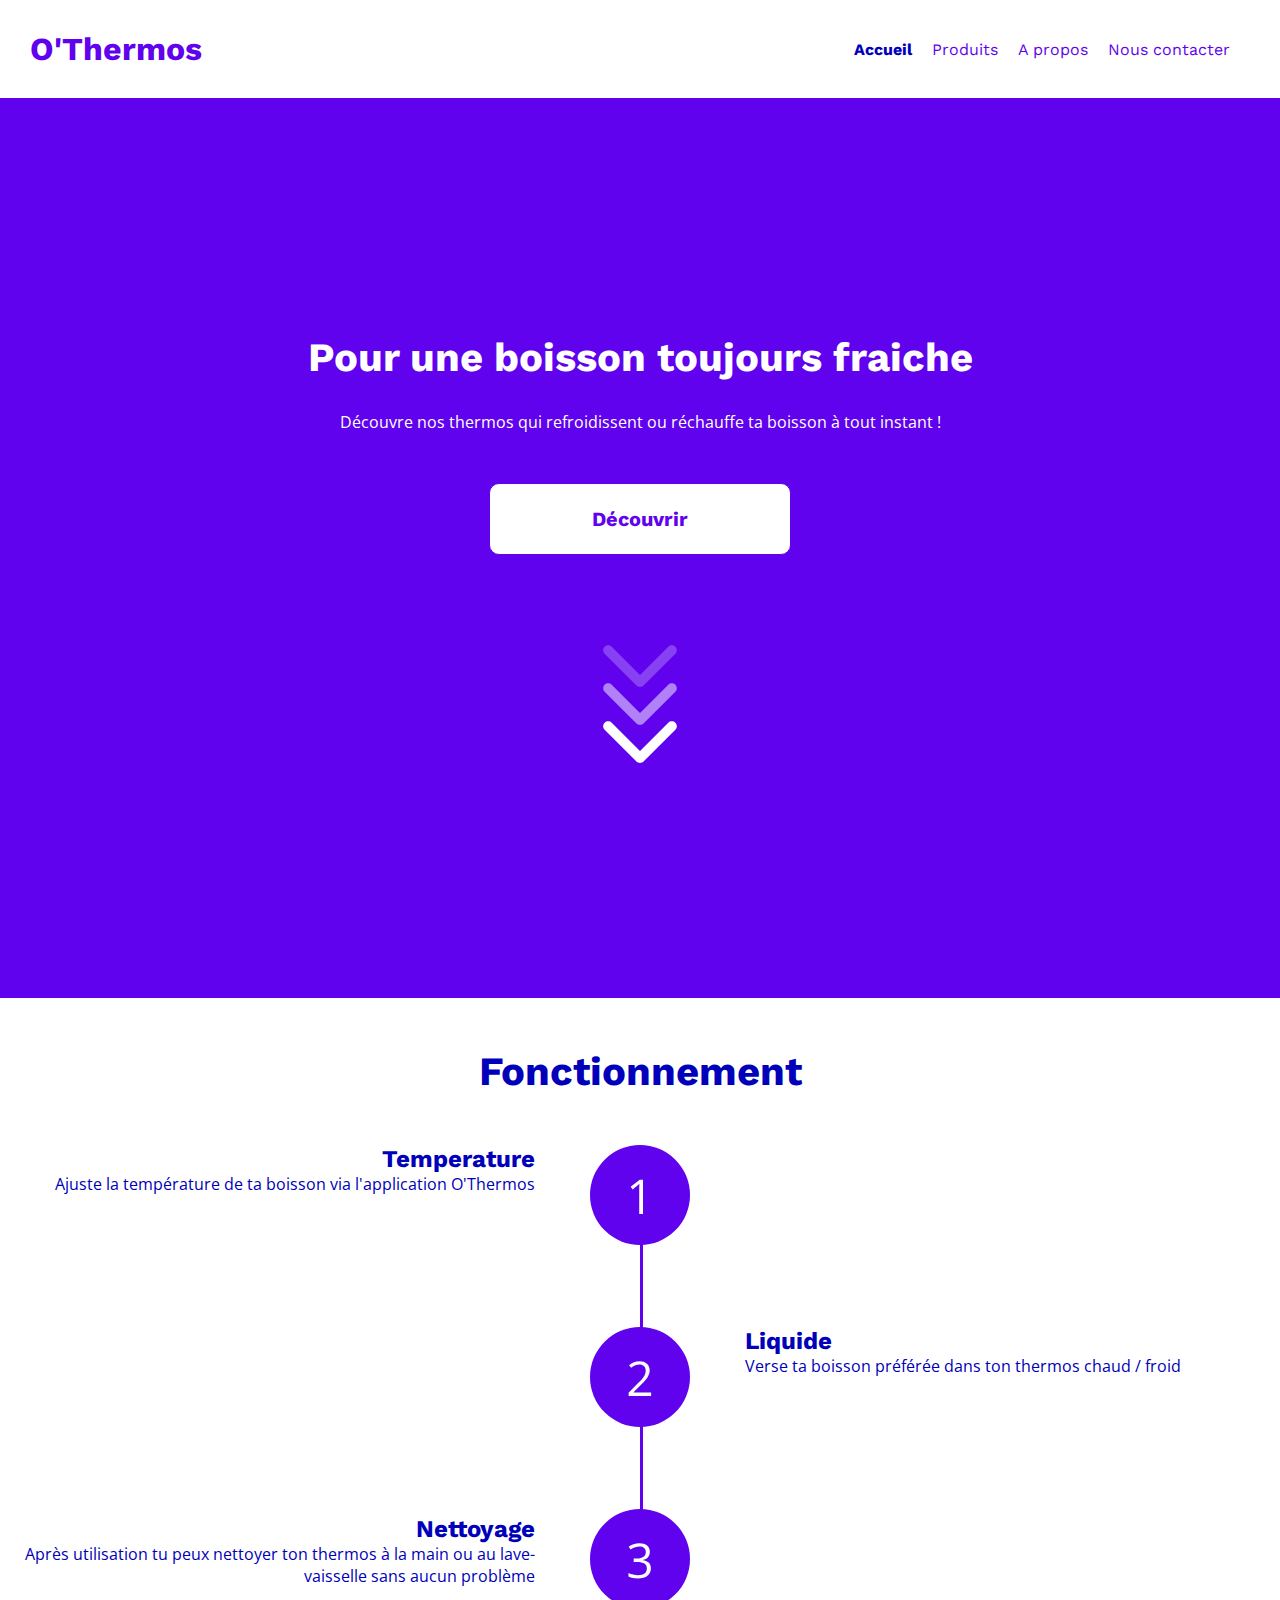
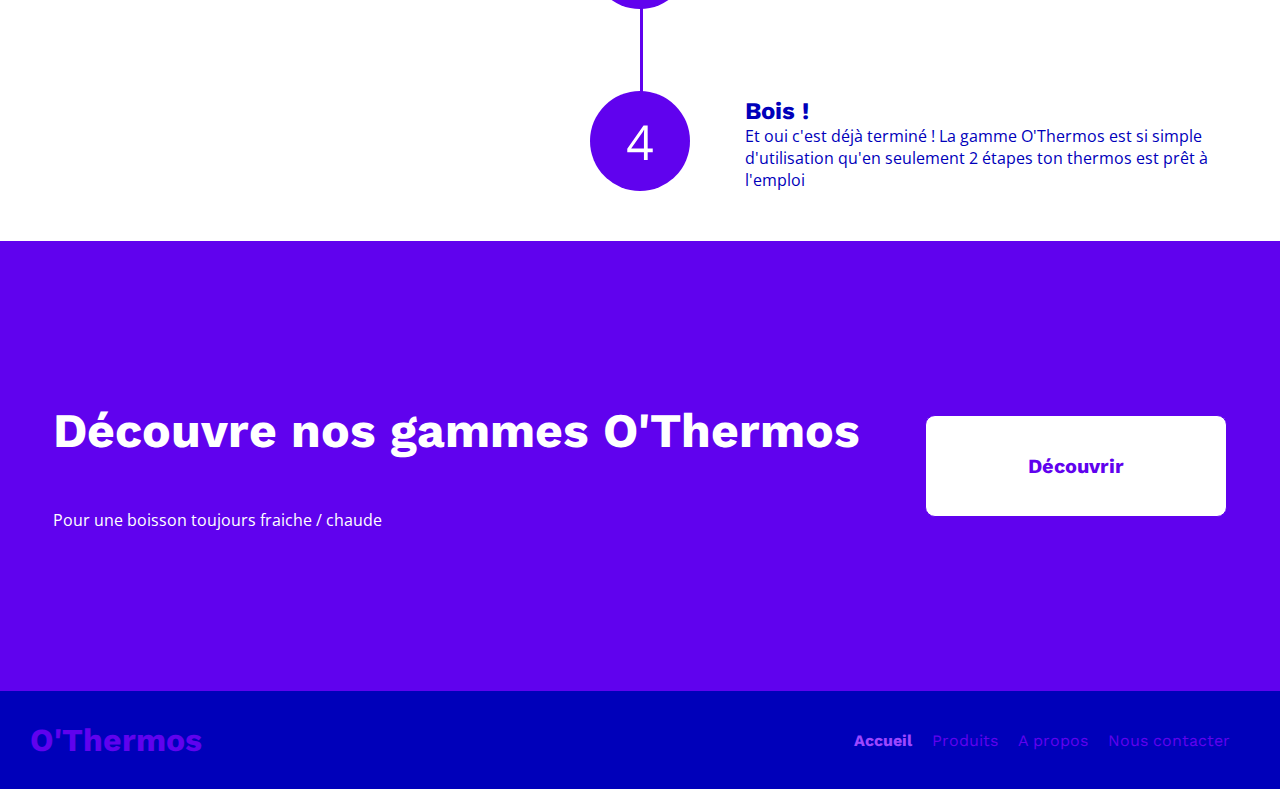
<file: index.html>
<!DOCTYPE html>
<html lang="fr">

<head>
    <meta charset="UTF-8">
    <meta name="viewport" content="width=device-width, initial-scale=1.0">
    <title>Accueil</title>
    <link rel="stylesheet" href="CSS/index_style.css">
</head>

<body>
    <header class="header">
        <a href="index.html">
            <h1 class="header_title">O'Thermos</h1>
        </a>
        <nav class="header_nav">
            <a href="#" class="header_nav_link this_page">Accueil</a>
            <a href="HTML/produit.html" class="header_nav_link">Produits</a>
            <a href="HTML/aPropos.html" class="header_nav_link">A propos</a>
            <a href="HTML/contact.html" class="header_nav_link">Nous contacter</a>
        </nav>
        <button class="header_nav_panier" id="button"><img class="burger_btn" src="icon/burger_button.svg"alt=""></button>
    </header>
    <!--Sidebar DEBUT-->
    <div class="none" id="overlay"></div>
    <div class="none" id="sidebar">
        <div class="sidebar_block">
            <h1>O'Thermos</h1>
        </div>
        <a href="#" class="header_nav_link_phone this_page">Accueil</a>
        <a href="HTML/produit.html" class="header_nav_link_phone">Produits</a>
        <a href="HTML/aPropos.html" class="header_nav_link_phone">A propos</a>
        <a href="HTML/contact.html" class="header_nav_link_phone">Nous contacter</a>
    </div>
    <!--Sidebar FIN-->
    <section class="hero">
        <h1 class="hero_title">Pour une boisson toujours fraiche</h1>
        <p class="hero_cta">Découvre nos thermos qui refroidissent ou réchauffe ta boisson à tout instant !</p>
        <a class="hero_button" href="HTML/produit.html">Découvrir</a>
        <img src="icon/arrow.svg" class="hero_arrow" alt="Flèche d'indication de scroll vers le bas">
    </section>
    <section class="fontionnement">
        <h1 class="ftm_title">Fonctionnement</h1>
        <div class="ftm_list">
            <div class="ftm_list_left">
                <div class="ftm_list_left_ctn">
                    <h2 class="ftm_list_title">Temperature</h2>
                    <p class="ftm_list_txt">Ajuste la température de ta boisson via l'application O'Thermos</p>
                </div>
                <div class="ftm_list_left_ctn" id="ftmListLeftSchild">
                    <h2 class="ftm_list_title">Nettoyage</h2>
                    <p class="ftm_list_txt">Après utilisation tu peux nettoyer ton thermos à la main ou au
                        lave-vaisselle sans aucun problème</p>
                </div>
            </div>
            <img src="icon/list.svg" class="ftm_list_icon" alt="Liste du fonctionnement de la gamme O'Thermos">
            <div class="ftm_list_right">
                <div class="ftm_list_right_ctn">
                    <h2 class="ftm_list_title">Liquide</h2>
                    <p class="ftm_list_txt">Verse ta boisson préférée dans ton thermos chaud / froid</p>
                </div>
                <div class="ftm_list_right_ctn" id="ftmListRightSchild">
                    <h2 class="ftm_list_title">Bois !</h2>
                    <p class="ftm_list_txt">Et oui c'est déjà terminé ! La gamme O'Thermos est si simple d'utilisation
                        qu'en seulement 2 étapes ton thermos est prêt à l'emploi</p>
                </div>
            </div>
        </div>
        <div class="ftm_list_phone">
            <div class="ftm_list_phone_grp">
                <h2 class="ftm_list_title">Temperature</h2>
                <p class="ftm_list_txt">Ajuste la température de ta boisson via l'application O'Thermos</p>
            </div>
            <div class="ftm_list_phone_grp">
                <h2 class="ftm_list_title">Liquide</h2>
                <p class="ftm_list_txt">Verse ta boisson préférée dans ton thermos chaud / froid</p>
            </div>
            <div class="ftm_list_phone_grp">
                <h2 class="ftm_list_title">Nettoyage</h2>
                <p class="ftm_list_txt">Après utilisation tu peux nettoyer ton thermos à la main ou au
                    lave-vaisselle sans aucun problème</p>
            </div>

            <div class="ftm_list_phone_grp">
                <h2 class="ftm_list_title">Bois !</h2>
                <p class="ftm_list_txt">Et oui c'est déjà terminé ! La gamme O'Thermos est si simple d'utilisation
                    qu'en seulement 2 étapes ton thermos est prêt à l'emploi</p>
            </div>
        </div>
    </section>
    <section class="decouvre">
        <div class="decouvre_txt">
            <h1 class="decouvre_title">Découvre nos gammes O'Thermos</h1>
            <p class="decouvre_cta">Pour une boisson toujours fraiche / chaude</p>
        </div>
        <a href="HTML/produit.html" class="decouvre_btn">Découvrir</a>
    </section>
    <footer class="footer">
        <h1 class="footer_title">O'Thermos</h1>
        <nav class="footer_nav">
            <a href="#" class="footer_nav_link this_page_footer">Accueil</a>
            <a href="HTML/produit.html" class="footer_nav_link">Produits</a>
            <a href="HTML/aPropos.html" class="footer_nav_link">A propos</a>
            <a href="HTML/contact.html" class="footer_nav_link">Nous contacter</a>
        </nav>
    </footer>
    <script src="JS/header_sidebar.js"></script>
</body>

</html>
</file>
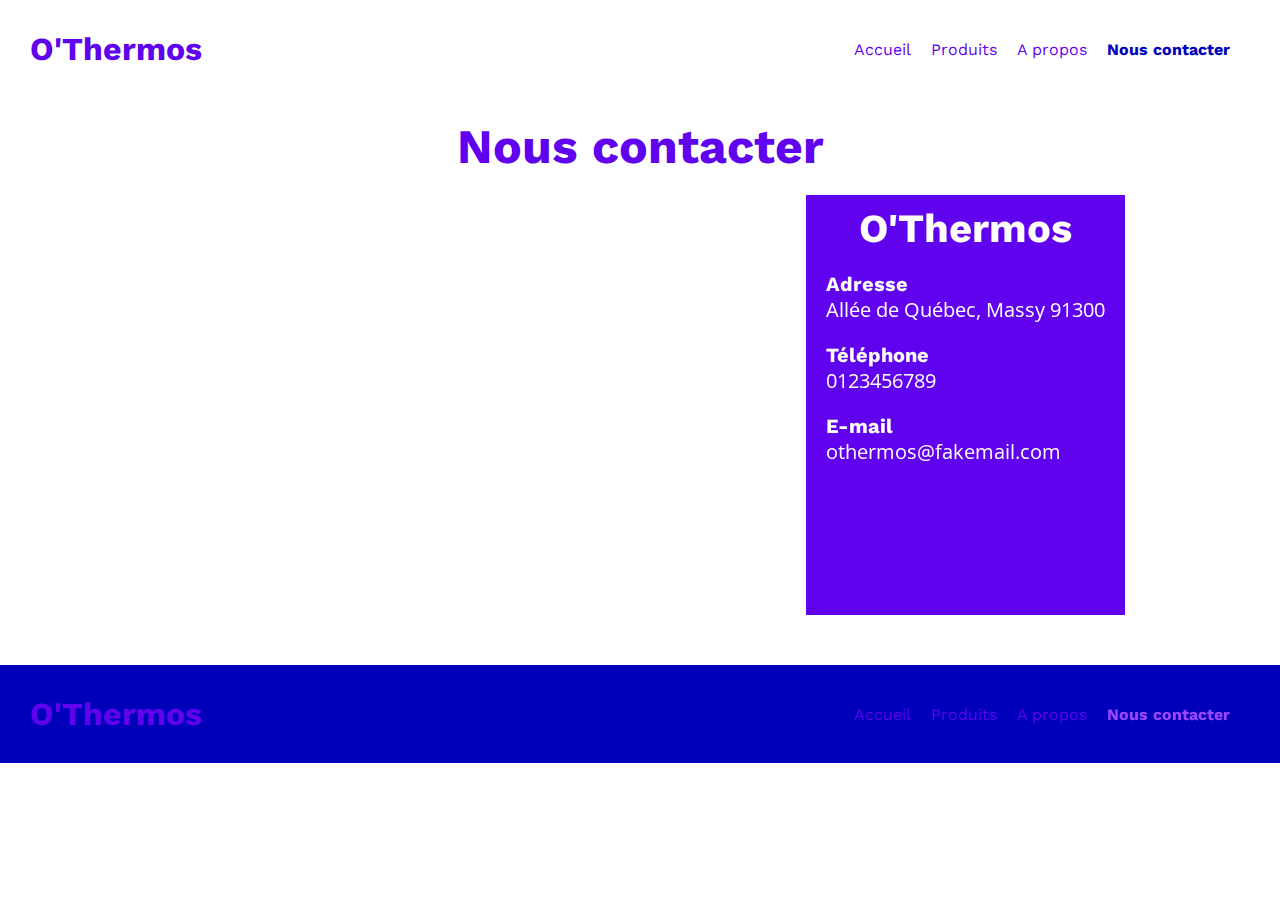
<file: HTML/contact.html>
<!DOCTYPE html>
<html lang="fr">

<head>
    <meta charset="UTF-8">
    <meta name="viewport" content="width=device-width, initial-scale=1.0">
    <title>Nous contacter</title>
    <link rel="stylesheet" href="../CSS/contact_style.css">
</head>

<body>
    <header class="header">
        <a href="../index.html">
            <h1 class="header_title">O'Thermos</h1>
        </a>
        <nav class="header_nav">
            <a href="../index.html" class="header_nav_link">Accueil</a>
            <a href="produit.html" class="header_nav_link">Produits</a>
            <a href="aPropos.html" class="header_nav_link">A propos</a>
            <a href="#" class="header_nav_link this_page">Nous contacter</a>
        </nav>
        <button class="header_nav_panier" id="button"><img class="burger_btn" src="../icon/burger_button.svg"alt=""></button>
    </header>
    <!--Sidebar DEBUT-->
    <div class="none" id="overlay"></div>
    <div class="none" id="sidebar">
        <div class="sidebar_block">
            <h1>O'Thermos</h1>
        </div>
        <a href="../index.html" class="header_nav_link_phone">Accueil</a>
        <a href="produit.html" class="header_nav_link_phone">Produits</a>
        <a href="aPropos.html" class="header_nav_link_phone">A propos</a>
        <a href="#" class="header_nav_link_phone this_page">Nous contacter</a>
    </div>
    <!--Sidebar FIN-->
    <section class="contact">
        <h1 class="contact_title">Nous contacter</h1>
        <div class="contact_grp">
            <iframe
                src="https://www.google.com/maps/embed?pb=!1m18!1m12!1m3!1d2631.701936864498!2d2.281489115669846!3d48.730286779275204!2m3!1f0!2f0!3f0!3m2!1i1024!2i768!4f13.1!3m3!1m2!1s0x47e67799602a3a67%3A0xf1312c22a3eab4e4!2sAll%C3%A9e%20de%20Qu%C3%A9bec%2C%2091300%20Massy!5e0!3m2!1sfr!2sfr!4v1601898979301!5m2!1sfr!2sfr"
                width="600" height="400" frameborder="0" style="border:0;" allowfullscreen="" aria-hidden="false"
                tabindex="0" class="carte"></iframe>
            
            <div class="coordoner">
                <h1 class="coordoner_title">O'Thermos</h1>
                <h2 class="coordoner_subtitle">Adresse</h2>
                <p class="coordoner_txt">Allée de Québec, Massy 91300</p>
                <h2 class="coordoner_subtitle">Téléphone</h2>
                <p class="coordoner_txt">0123456789</p>
                <h2 class="coordoner_subtitle">E-mail</h2>
                <p class="coordoner_txt">othermos@fakemail.com</p>
            </div>
        </div>
    </section>
    <footer class="footer">
        <h1 class="footer_title">O'Thermos</h1>
        <nav class="footer_nav">
            <a href="../index.html" class="footer_nav_link ">Accueil</a>
            <a href="produit.html" class="footer_nav_link">Produits</a>
            <a href="aPropos.html" class="footer_nav_link">A propos</a>
            <a href="#" class="footer_nav_link this_page_footer">Nous contacter</a>
        </nav>
    </footer>
    <script src="../JS/header_sidebar.js"></script>
</body>

</html>
</file>
<file: CSS/index_style.css>
@import url('https://fonts.googleapis.com/css2?family=Open+Sans:wght@400;700&family=Work+Sans:wght@400;700&display=swap');

/*
font-family: 'Open Sans', sans-serif;
font-family: 'Work Sans', sans-serif;
*/
* {
    margin: 0;
    padding: 0;
}

body {
    scroll-behavior: smooth;
}

a {
    text-decoration: none;
}

/*_-_-_-_-_-_HEADER_-_-_-_-_-_*/
.header {
    display: flex;
    align-items: center;
    justify-content: space-between;
    padding: 30px;
    width: auto;
    height: auto;
}

.header_nav {
    display: flex;
    align-items: center;
    justify-content: space-around;
    width: auto;
}

.header_title {
    font-family: 'Work Sans', sans-serif;
    font-weight: bold;
    color: #6002EE;
    cursor: pointer;
    transition: 0.5s;

}

.header_title:hover {
    -webkit-text-stroke: 1px #6002EE;
    color: white;

}

.header_nav_link {
    margin-right: 20px;
    text-decoration: none;
    color: #6002EE;
    font-family: 'Work Sans', sans-serif;
    transition: 0.5s;
}

.sidebar_block {
    width: 100%;
    height: 115px;
    background-color: #6002EE;
    margin-bottom: 20px;
    display: flex;
    align-items: center;
    justify-content: center;
}

.sidebar_block:first-child {
    font-family: 'Work Sans', sans-serif;
    font-weight: bold;
    color: white;
    text-align: center;
}

.header_nav_link_phone {
    margin-right: 20px;
    text-decoration: none;
    text-align: center;
    height: 30px;
    margin-bottom: 20px;
    color: #6002EE;
    font-family: 'Work Sans', sans-serif;
    transition: 0.5s;
}

.this_page {
    font-weight: bold;
    color: #0000BA;
}

.header_nav_panier {
    background-color: #6002EE;
    color: white;
    border-radius: 100px;
    padding: 5px 10px;
    border: none;
    height: auto;
    width: auto;
    display: flex;
    align-items: center;
    justify-content: space-between;
    cursor: pointer;
    transition: .4s;
    display: none;

}

.header_nav_panier:hover {
    border-radius: 10px;

}

.header_nav_panier_prix {
    font-family: 'Work Sans', sans-serif;
    font-weight: bold;
    color: white;

}

.header_nav_link:hover {
    font-weight: bold;
    color: #0000BA;
    margin-right: 19px;

}

.header_nav_link_phone:hover {
    font-weight: bold;
    color: #0000BA;
    margin-right: 19px;

}
/*_-_-_-_-_-_SIDEBAR_-_-_-_-_-_*/
#overlay {
    position: fixed;
    top: 0;
    left: 0;
    z-index: 10;
    width: 100%;
    height: 100%;
    background-color: rgba(0, 0, 0, 0.4);
    transition: .5s ease-out;


}

#sidebar {
    z-index: 20;
    position: fixed;
    background-color: white;
    height: 100%;
    width: 50%;
    top: 0;
    right: 0;
    transition: .5s;
    display: flex;
    flex-direction: column;
}

.none {
    transform: translateX(100%);
    opacity: 0;
}

/*_-_-_-_-_-_HERO_-_-_-_-_-_*/

.hero {
    background-color: #6002EE;
    width: auto;
    height: 100vh;
    display: flex;
    flex-direction: column;
    align-items: center;
    justify-content: center;
    padding: 0 20px;
}

.hero_title {
    color: white;
    font-family: 'Work Sans', sans-serif;
    font-weight: bold;
    font-size: 40px;
    margin-bottom: 30px;
    text-align: center;
}

.hero_cta {
    color: white;
    font-family: 'Open Sans', sans-serif;
    margin-bottom: 50px;
    text-align: center;
}

.hero_button {
    background-color: white;
    display: flex;
    align-items: center;
    justify-content: center;
    border-radius: 10px;
    border: solid 1px #6002EE;
    color: #6002EE;
    width: 300px;
    height: 70px;
    margin-bottom: 90px;
    font-family: 'Work Sans', sans-serif;
    font-weight: bold;
    font-size: 20px;
    transition: 0.5s;
    outline: none;

}

.hero_arrow {
    animation-duration: 2s;
    animation-name: clignoter;
    animation-iteration-count: infinite;
    transition: none;
}

@keyframes clignoter {
    0% {
        opacity: 1;
    }

    40% {
        opacity: 0;
    }

    100% {
        opacity: 1;
    }
}

.hero_button:hover {
    background-color: #6002EE;
    border: solid 1px white;
    color: white;
}

/*_-_-_-_-_-_FONCTIONNEMENT_-_-_-_-_-_*/

.ftm_title {
    width: auto;
    text-align: center;
    margin: 50px;
    font-family: 'Work Sans', sans-serif;
    font-weight: bold;
    color: #0000BA;
    font-size: 40px;
}

.ftm_list {
    display: flex;
    flex-direction: row;
    width: auto;
    justify-content: space-around;
}

.ftm_list_left_ctn {
    text-align: end;
    margin-bottom: 320px;
}


.ftm_list_left {
    width: 40%;
    height: 646px;
    margin-right: 10px;
}

#ftmListLeftSchild {
    margin-bottom: 0px;

}

.ftm_list_right_ctn {
    text-align: start;
    margin-top: 182px;
}


.ftm_list_right {
    width: 40%;
    height: 646px;
    margin-left: 10px;
    display: flex;
    flex-direction: column;
    align-items: flex-start;
    justify-content: end;
}

#ftmListRightSchild {
    margin-top: 320px;

}

.ftm_list_icon {
    width: auto;
}

.ftm_list_title {
    font-family: 'Work Sans', sans-serif;
    font-weight: bold;
    color: #0000BA;
}

.ftm_list_txt {
    font-family: 'Open Sans', sans-serif;
    color: #0000BA;
}

.ftm_list_phone {
    display: none;
    padding: 0 20px;
}

.ftm_list_phone_grp {
    margin-bottom: 20px;
}

/*_-_-_-_-_-_DECOUVRE_-_-_-_-_-_*/

.decouvre {
    padding: 0 20px;
    height: 50vh;
    width: auto;
    background-color: #6002EE;
    margin-top: 50px;
    display: flex;
    align-items: center;
    justify-content: space-around;
}

.decouvre_title {
    color: white;
    font-family: 'Work Sans', sans-serif;
    font-weight: bold;
    font-size: 48px;
    margin-bottom: 50px;
    text-align: center;
}

.decouvre_cta {
    font-family: 'Open Sans', sans-serif;
    color: white;
}

.decouvre_btn {
    width: 300px;
    height: 100px;
    border-radius: 10px;
    border: none;
    font-family: 'Work Sans', sans-serif;
    font-weight: bold;
    font-size: 20px;
    color: #6002EE;
    transition: 0.5s;
    display: flex;
    align-items: center;
    justify-content: center;
    background-color: white;
    border: solid 1px #6002EE;
    outline: none;

}

.decouvre_btn:hover {
    background-color: #6002EE;
    border: solid 1px white;
    color: white;
}

/*_-_-_-_-_-_FOOTER_-_-_-_-_-_*/
.footer {
    display: flex;
    align-items: center;
    justify-content: space-between;
    padding: 30px;
    width: auto;
    height: auto;
    background-color: #0000BA;
}

.footer_nav {
    display: flex;
    align-items: center;
    justify-content: space-around;
    width: auto;
}

.footer_title {
    font-family: 'Work Sans', sans-serif;
    font-weight: bold;
    color: #6002EE;
    transition: .5s;
    cursor: pointer;

}

.footer_title:hover{
    -webkit-text-stroke: 1px white;
    color: #0000BA;
}

.footer_nav_link {
    margin-right: 20px;
    text-decoration: none;
    color: #6002EE;
    font-family: 'Work Sans', sans-serif;
}

.this_page_footer {
    font-weight: bold;
    color: #9C47FF;
}

.footer_nav_link:hover {
    font-weight: bold;
    color: #9C47FF;
    margin-right: 19px;

}

/*_-_-_-_-_-_MEDIA QUERIES TABLETTE_-_-_-_-_-_*/



@media screen and (max-width: 1200px) {
    /*DECOUVRE*/

    .decouvre {
        height: 50vh;
        width: auto;
        background-color: #6002EE;
        margin-top: 50px;
        display: flex;
        align-items: center;
        justify-content: center;
        flex-direction: column;
    }

    .decouvre_title {
        color: white;
        font-family: 'Work Sans', sans-serif;
        font-weight: bold;
        font-size: 38px;
        margin-bottom: 5px;
    }

    .decouvre_cta {
        font-family: 'Open Sans', sans-serif;
        color: white;
        text-align: center;
        margin-bottom: 25px;
    }

    .decouvre_btn {
        width: 150px;
        height: 50px;
        border-radius: 10px;
        border: solid 1px white;
        font-family: 'Work Sans', sans-serif;
        font-weight: bold;
        font-size: 20px;
        color: #6002EE;
        transition: 0.5s;
        display: flex;
        align-items: center;
        justify-content: center;
        background-color: white;

    }

}


/*_-_-_-_-_-_MEDIA QUERIES MOBILE_-_-_-_-_-_*/

@media screen and (max-width: 768px) {
    .header_nav {
        display: none;
    }

    .header_nav_panier {
        display: block;
    }

    .burger_btn {
        height: 41.5px;
        width: 30px;
    }

    .hero {
        padding: 0 20px;
    }

    .hero_title {
        font-size: 30px;
    }

    .fonctionnement {
        padding: 0 20px;
    }

    .ftm_list {
        display: none;
    }

    .ftm_list_phone {
        display: block;
    }

    .ftm_list_title {
        text-align: center;
    }

    .ftm_list_txt {
        text-align: center;
    }

    .ftm_title {
        font-size: 30px;
    }

    .footer_title {
        display: none;
    }

    .footer {
        justify-content: center;
    }
}
</file>
<file: CSS/contact_style.css>
@import url('https://fonts.googleapis.com/css2?family=Open+Sans:wght@400;700&family=Work+Sans:wght@400;700&display=swap');

/*
font-family: 'Open Sans', sans-serif;
font-family: 'Work Sans', sans-serif;
*/
* {
    margin: 0;
    padding: 0;
}

body {
    scroll-behavior: smooth;
}

a {
    text-decoration: none;
}

/*_-_-_-_-_-_HEADER_-_-_-_-_-_*/
.header {
    display: flex;
    align-items: center;
    justify-content: space-between;
    padding: 30px;
    width: auto;
    height: auto;
}

.header_nav {
    display: flex;
    align-items: center;
    justify-content: space-around;
    width: auto;
}

.header_title {
    font-family: 'Work Sans', sans-serif;
    font-weight: bold;
    color: #6002EE;
    cursor: pointer;
    transition: 0.5s;

}

.header_title:hover {
    -webkit-text-stroke: 1px #6002EE;
    color: white;

}

.header_nav_link {
    margin-right: 20px;
    text-decoration: none;
    color: #6002EE;
    font-family: 'Work Sans', sans-serif;
    transition: 0.5s;
}

.this_page {
    font-weight: bold;
    color: #0000BA;
}

.header_nav_panier {
    background-color: #6002EE;
    color: white;
    border-radius: 100px;
    padding: 5px 10px;
    border: none;
    height: auto;
    width: auto;
    display: flex;
    align-items: center;
    justify-content: space-between;
    cursor: pointer;
    transition: .4s;
    display: none;

}

.header_nav_panier:hover {
    border-radius: 10px;

}

.header_nav_panier_prix {
    font-family: 'Work Sans', sans-serif;
    font-weight: bold;
    color: white;

}

.header_nav_link:hover {
    font-weight: bold;
    color: #0000BA;
    margin-right: 19px;

}

.sidebar_block {
    width: 100%;
    height: 115px;
    background-color: #6002EE;
    margin-bottom: 20px;
    display: flex;
    align-items: center;
    justify-content: center;
}
.sidebar_block:first-child {
    font-family: 'Work Sans', sans-serif;
    font-weight: bold;
    color: white;
    text-align: center;
}

.header_nav_link_phone {
    margin-right: 20px;
    text-decoration: none;
    text-align: center;
    height: 30px;
    margin-bottom: 20px;
    color: #6002EE;
    font-family: 'Work Sans', sans-serif;
    transition: 0.5s;
}

.this_page {
    font-weight: bold;
    color: #0000BA;
}


/*_-_-_-_-_-_SIDEBAR_-_-_-_-_-_*/
#overlay {
    position: fixed;
    top: 0;
    left: 0;
    z-index: 10;
    width: 100%;
    height: 100%;
    background-color: rgba(0, 0, 0, 0.4);
    transition: .5s ease-out;


}

#sidebar {
    z-index: 20;
    position: fixed;
    background-color: white;
    height: 100%;
    width: 50%;
    top: 0;
    right: 0;
    transition: .5s;
    display: flex;
    flex-direction: column;
}

.none {
    transform: translateX(100%);
    opacity: 0;
}


/*_-_-_-_-_-_CONTACT_-_-_-_-_-_*/

.contact_title {
    text-align: center;
    font-family: 'Work Sans', sans-serif;
    font-weight: bold;
    font-size: 48px;
    margin: 20px 0;
    color: #6002EE;
}

.contact_grp {
    display: flex;
    flex-direction: row;
    justify-content: center;
    align-items: flex-start
}

.coordoner {
    margin-left: 50px;
    color: white;
    background-color: #6002EE;
    height: 400px;
    padding: 10px 20px;
}

.coordoner_title{
    font-family: 'Work Sans', sans-serif;
    font-weight: bold;
    font-size: 40px;
    margin-bottom: 20px;
    text-align: center;
}

.coordoner_txt{
    font-family: 'Open Sans', sans-serif;
    font-size: 20px;
    margin-bottom: 20px;
    text-decoration: none;
}

.coordoner_subtitle{
    font-family: 'Work Sans', sans-serif;
    font-weight: bold;
    font-size: 20px;
}

/*_-_-_-_-_-_FOOTER_-_-_-_-_-_*/
.footer {
    display: flex;
    align-items: center;
    justify-content: space-between;
    padding: 30px;
    width: auto;
    height: auto;
    background-color: #0000BA;
    margin-top: 50px;
}

.footer_nav {
    display: flex;
    align-items: center;
    justify-content: space-around;
    width: auto;
}

.footer_title {
    font-family: 'Work Sans', sans-serif;
    font-weight: bold;
    color: #6002EE;

}

.footer_nav_link {
    margin-right: 20px;
    text-decoration: none;
    color: #6002EE;
    font-family: 'Work Sans', sans-serif;
}

.this_page_footer {
    font-weight: bold;
    color: #9C47FF;
}

.footer_nav_link:hover {
    font-weight: bold;
    color: #9C47FF;
    margin-right: 19px;

}

/*_-_-_-_-_-_MEDIA QUERIES TABLETTE_-_-_-_-_-_*/

@media screen and (max-width: 768px){
    .contact_grp{
        flex-direction: column;
        align-items: center;
        justify-content: center;
    }
    .coordoner{
        margin: 0;
        margin-top: 20px;
        width: 80%;
        height: 300px ;
    }
    .carte{
        width: 80%;
    }
    .footer_title{
        display: none;
    }
    .footer {
        justify-content: center;
    }
    .header_nav{
        display: none;
    }

    .header_nav_panier{
        display: block;
    }
    .burger_btn {
        height: 41.5px;
        width: 30px;
    }
    .contact_title{
        font-size: 38px;
    }
}
</file>
